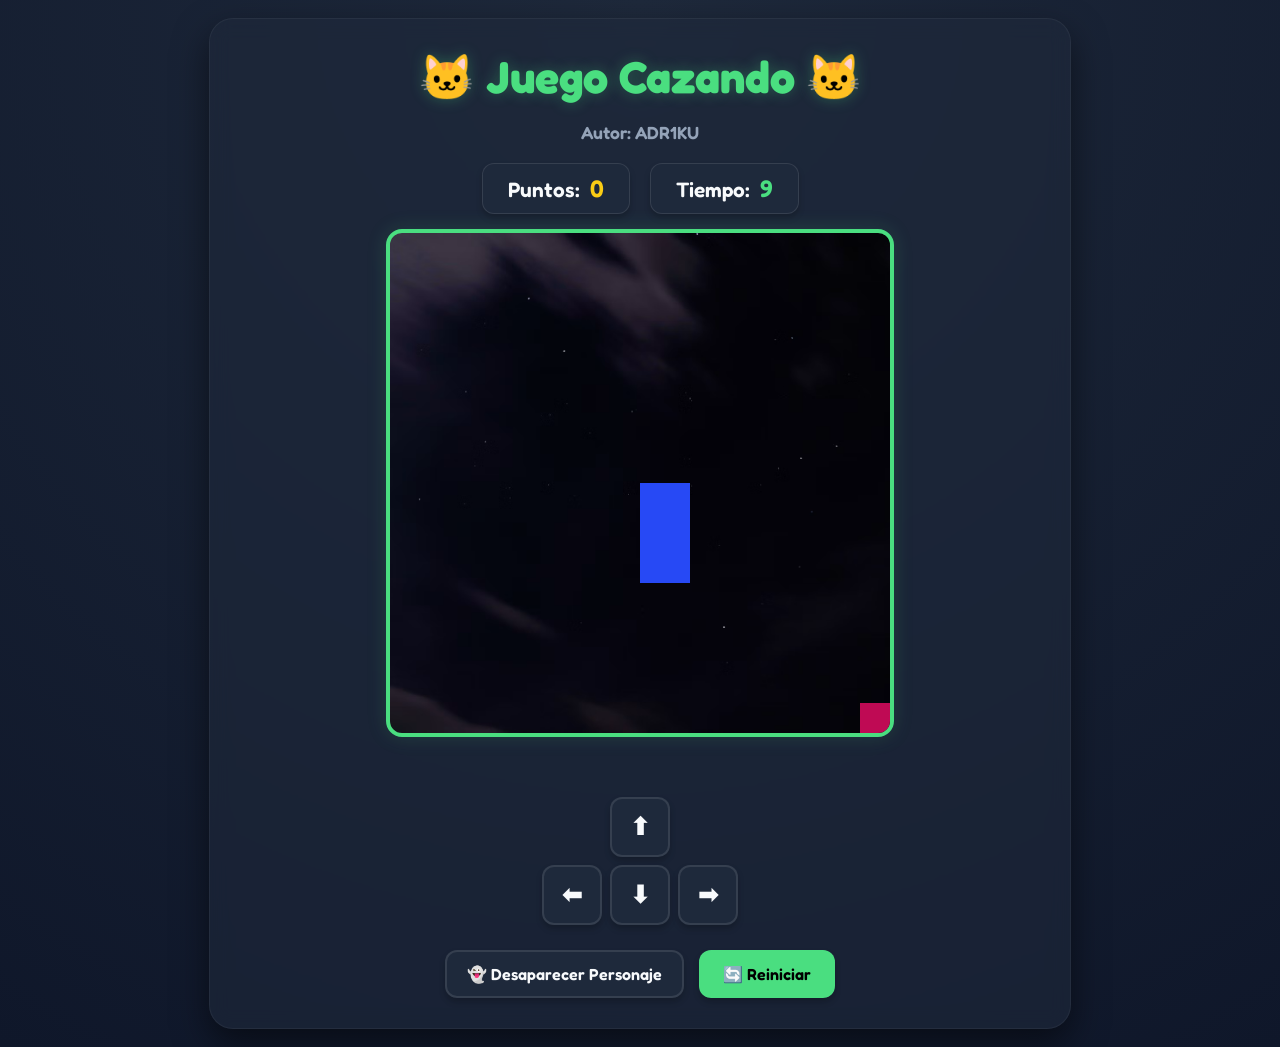
<file: index.html>
<!DOCTYPE html>
<html lang="es">
<head>
  <meta charset="UTF-8">
  <meta name="viewport" content="width=device-width, initial-scale=1.0">
  <title>Juego Cazando</title>
  <!-- Manteniendo la misma fuente de la estética arcade -->
  <link href="https://fonts.googleapis.com/css2?family=Fredoka:wght@400;600&display=swap" rel="stylesheet">
  <link rel="stylesheet" href="cazando.css"/>
  <script src="utilitarios.js"></script>
</head>
<body onload="iniciarJuego()">
  
  <div class="contenedor">
    <header>
      <h1>🐱 Juego Cazando 🐱</h1>
      <p class="autor">Autor: ADR1KU</p>
    </header>

    <div class="game-wrapper">
      <div class="panel">
        <div class="stat-box">
          Puntos: <span id="puntos" class="valor-puntos">0</span>
        </div>
        <div class="stat-box">
          Tiempo: <span id="tiempo" class="valor-tiempo">10</span>
        </div>
      </div>

      <canvas id="areaJuego" width="500" height="500"></canvas>
    </div>
    
    <!-- Mensaje del sistema (ganar/perder) -->
    <p id="mensaje" class="mensaje-alerta"></p>

    <!-- Controles de dirección formato cruceta (D-Pad) -->
    <div class="controles-direccion">
      <div class="fila-arriba">
        <button class="btn-control btn-dpad" onclick="moverArriba()">⬆</button>
      </div>
      <div class="fila-medio">
        <button class="btn-control btn-dpad" onclick="moverIzquierda()">⬅</button>
        <button class="btn-control btn-dpad" onclick="moverAbajo()">⬇</button>
        <button class="btn-control btn-dpad" onclick="moverDerecha()">➡</button>
      </div>
    </div>

    <!-- Controles de acción generales -->
    <div class="controles-accion">
      <button class="btn-secundario" onclick="desaparecerPersonaje()">👻 Desaparecer Personaje</button>
      <button class="btn-accion" onclick="reiniciar()">🔄 Reiniciar</button>
    </div>

  </div>

  <script src="cazando.js"></script>
</body>
</html>
</file>
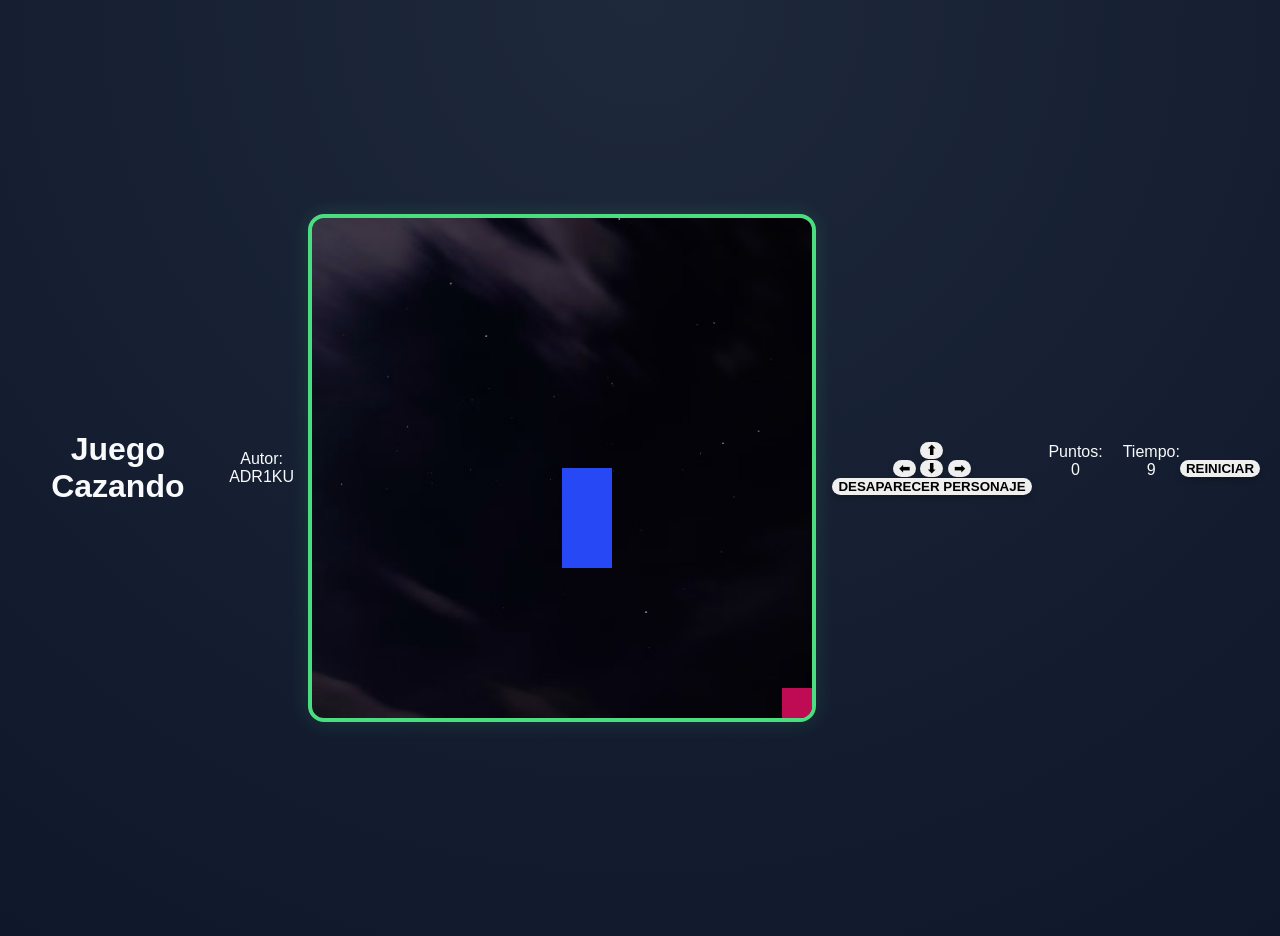
<file: cazando.html>
<!DOCTYPE html>
<html>
<head>
  <title>Juego Cazando</title>
  <link rel="stylesheet" href="cazando.css"/>
  <script src="utilitarios.js"></script>
</head>
<body onload="iniciarJuego()">

  <h1>Juego Cazando</h1>
  <p>Autor: ADR1KU</p>
  <canvas id="areaJuego" width="500" height="500"></canvas>

  <div class="controles">
    <button onclick="moverArriba()">⬆</button>
    <br>
    <button onclick="moverIzquierda()">⬅</button>
    <button onclick="moverAbajo()">⬇</button>
    <button onclick="moverDerecha()">➡</button>
    <button onclick="desaparecerPersonaje()">DESAPARECER PERSONAJE</button>

  </div>


  <div class="panel">
    <span>Puntos: <span id="puntos">0</span></span>
    <span>Tiempo: <span id="tiempo">10</span></span>
  </div>
  <div class="controles">
    <button onclick="reiniciar()">REINICIAR</button>
  </div>

  <p id="mensaje"></p>

  <script src="cazando.js"></script>
</body>
</html>
</file>
<file: cazando.css>
/* Paleta de colores consistente, usando el verde como tema principal de este juego */
:root {
  --primary-color: #4ADE80; /* Verde neón para el gato/juego */
  --secondary-color: #FACC15; /* Amarillo para los puntos */
  --bg-color: #0F172A;      /* Fondo oscuro principal */
  --surface-color: #1E293B; /* Contenedores secundarios */
  --text-main: #F8FAFC;     /* Texto blanco azulado */
  --text-muted: #94A3B8;    /* Texto grisáceo */
  --alert-color: #EF4444;   /* Rojo para mensajes de error o fin de tiempo */
}

body {
  font-family: 'Fredoka', sans-serif;
  background-color: var(--bg-color);
  background-image: radial-gradient(circle at top, #1e293b 0%, #0f172a 100%);
  color: var(--text-main);
  text-align: center;
  margin: 0;
  padding: 2vh 20px;
  min-height: 100vh;
  display: flex;
  justify-content: center;
  align-items: center;
}

.contenedor {
  max-width: 800px;
  width: 100%;
  background: rgba(30, 41, 59, 0.6);
  padding: 30px;
  border-radius: 24px;
  box-shadow: 0 15px 35px rgba(0, 0, 0, 0.5);
  border: 1px solid rgba(255, 255, 255, 0.05);
  backdrop-filter: blur(10px);
}

header h1 {
  color: var(--primary-color);
  font-size: 2.8rem;
  margin: 0 0 5px 0;
  text-shadow: 0 0 15px rgba(74, 222, 128, 0.3);
}

.autor {
  font-size: 1.1rem;
  color: var(--text-muted);
  margin-bottom: 20px;
  font-weight: 600;
}

.game-wrapper {
  position: relative;
  margin: 15px 0;
}

/* Panel de Puntos y Tiempo */
.panel {
  display: flex;
  justify-content: center;
  gap: 20px;
  margin-bottom: 15px;
}

.stat-box {
  background: var(--surface-color);
  padding: 10px 25px;
  border-radius: 12px;
  font-size: 1.3rem;
  font-weight: 600;
  border: 1px solid rgba(255, 255, 255, 0.1);
  box-shadow: 0 4px 6px rgba(0, 0, 0, 0.2);
}

.valor-puntos { color: var(--secondary-color); font-size: 1.5rem; margin-left: 5px; }
.valor-tiempo { color: var(--primary-color); font-size: 1.5rem; margin-left: 5px; }

/* Lienzo del juego (ACTUALIZADO CON LA NUEVA IMAGEN ESTELAR) */
canvas {
  
  background-image: url('fondo_juego_cazando_2.jpg');
  background-size: cover;
  background-position: center;
  background-repeat: no-repeat;
  border: 4px solid var(--primary-color);
  border-radius: 16px;
  display: block;
  margin: 0 auto;
  box-shadow: 0 0 20px rgba(74, 222, 128, 0.15);
  max-width: 100%;
  height: auto;
}

/* Mensaje del sistema */
#mensaje {
  font-size: 1.5rem;
  font-weight: 600;
  color: var(--alert-color);
  margin: 15px 0;
  min-height: 30px; 
  text-shadow: 0 0 10px rgba(239, 68, 68, 0.4);
}

/* --- ESTILOS DE BOTONES Y CONTROLES --- */
button {
  font-family: 'Fredoka', sans-serif;
  font-weight: 600;
  border: none;
  border-radius: 12px;
  cursor: pointer;
  transition: all 0.2s cubic-bezier(0.4, 0, 0.2, 1);
  box-shadow: 0 4px 6px rgba(0, 0, 0, 0.2);
}

/* Cruceta de dirección (D-Pad) */
.controles-direccion {
  display: flex;
  flex-direction: column;
  align-items: center;
  gap: 8px;
  margin-bottom: 25px;
}

.fila-medio {
  display: flex;
  gap: 8px;
}

.btn-dpad {
  width: 60px;
  height: 60px;
  padding: 0;
  display: flex;
  justify-content: center;
  align-items: center;
  font-size: 24px;
}

.btn-control, .btn-secundario {
  background-color: var(--surface-color);
  color: var(--text-main);
  border: 2px solid rgba(255, 255, 255, 0.1);
}

.btn-control:hover, .btn-secundario:hover {
  background-color: #2D3748;
  border-color: var(--primary-color);
  color: var(--primary-color);
  transform: translateY(-2px);
}

.btn-control:active, .btn-secundario:active {
  transform: translateY(1px);
}

/* Controles de Acción */
.controles-accion {
  display: flex;
  justify-content: center;
  gap: 15px;
  flex-wrap: wrap;
}

.btn-secundario {
  padding: 12px 20px;
  font-size: 16px;
}

.btn-accion {
  padding: 12px 24px;
  font-size: 16px;
  background-color: var(--primary-color);
  color: #000;
}

.btn-accion:hover {
  background-color: #86EFAC; 
  transform: translateY(-2px);
  box-shadow: 0 6px 15px rgba(74, 222, 128, 0.4);
}

.btn-accion:active {
  transform: translateY(1px);
}
</file>
